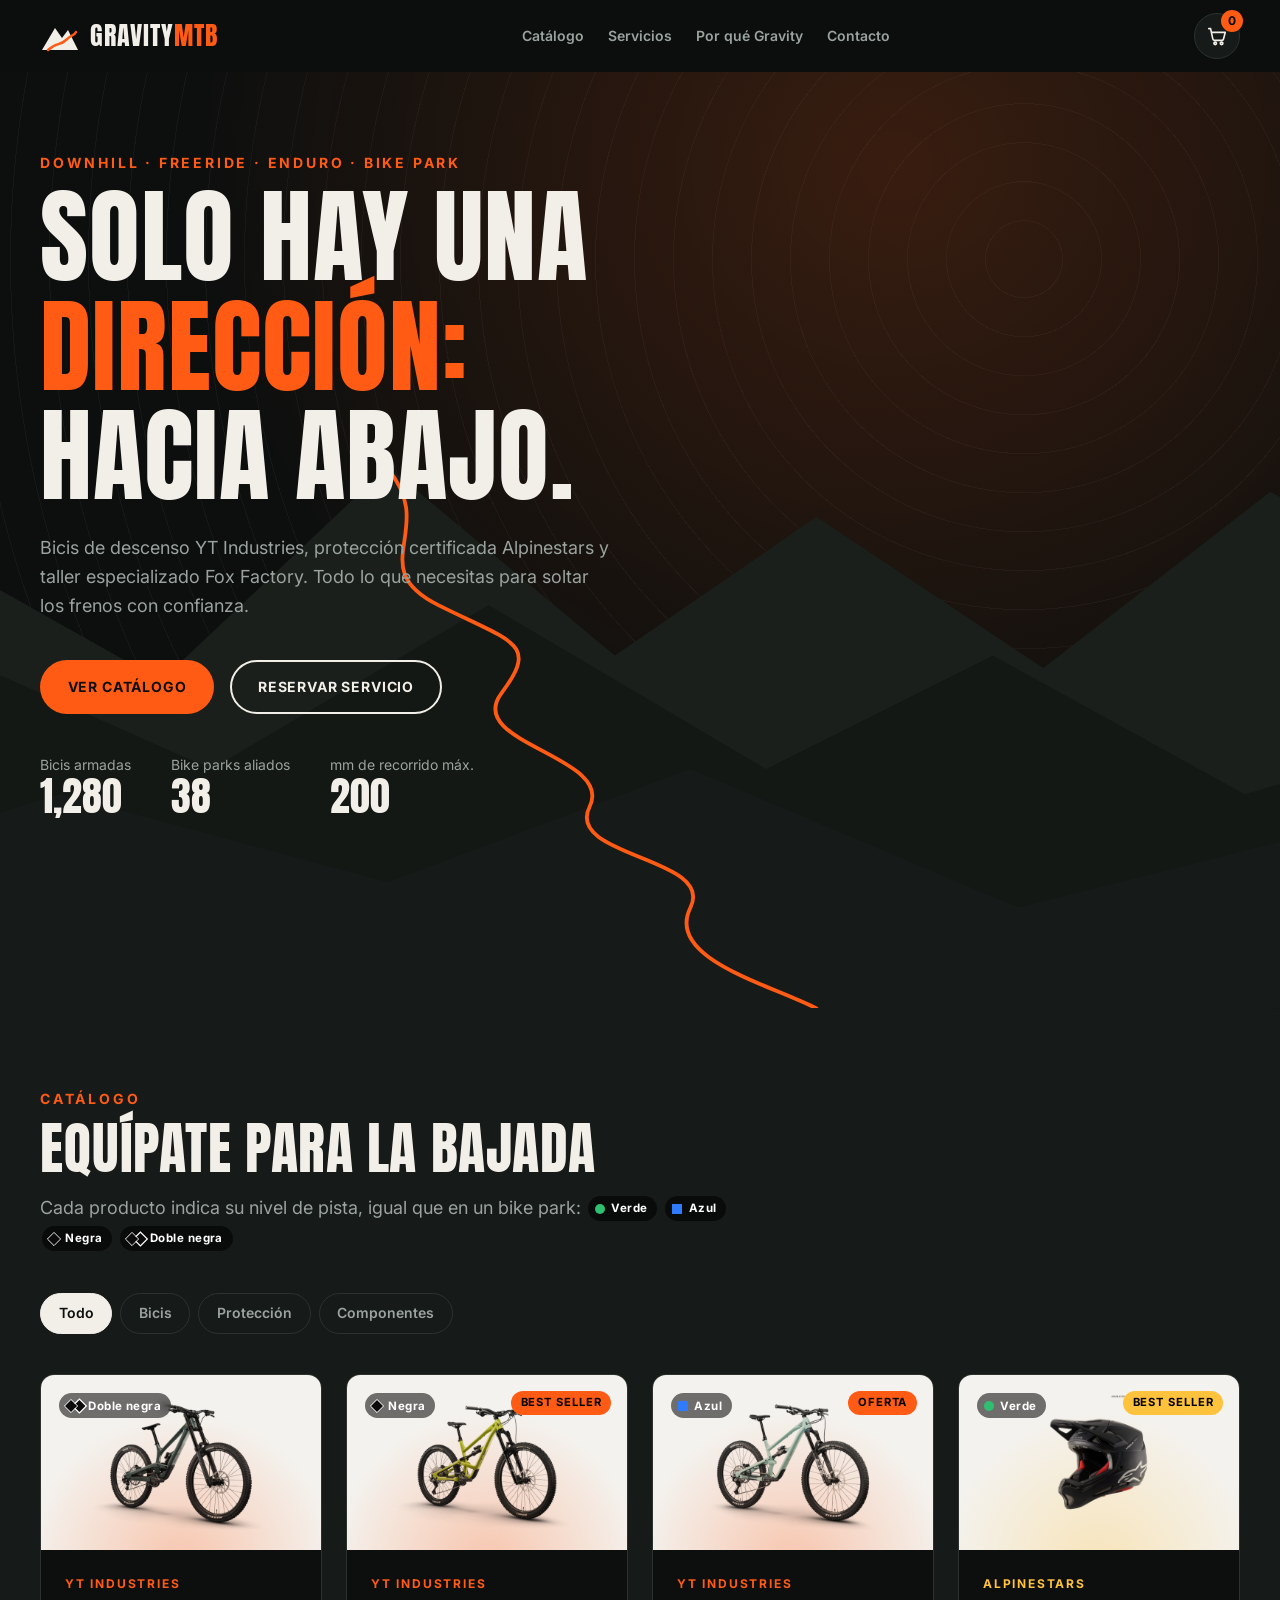
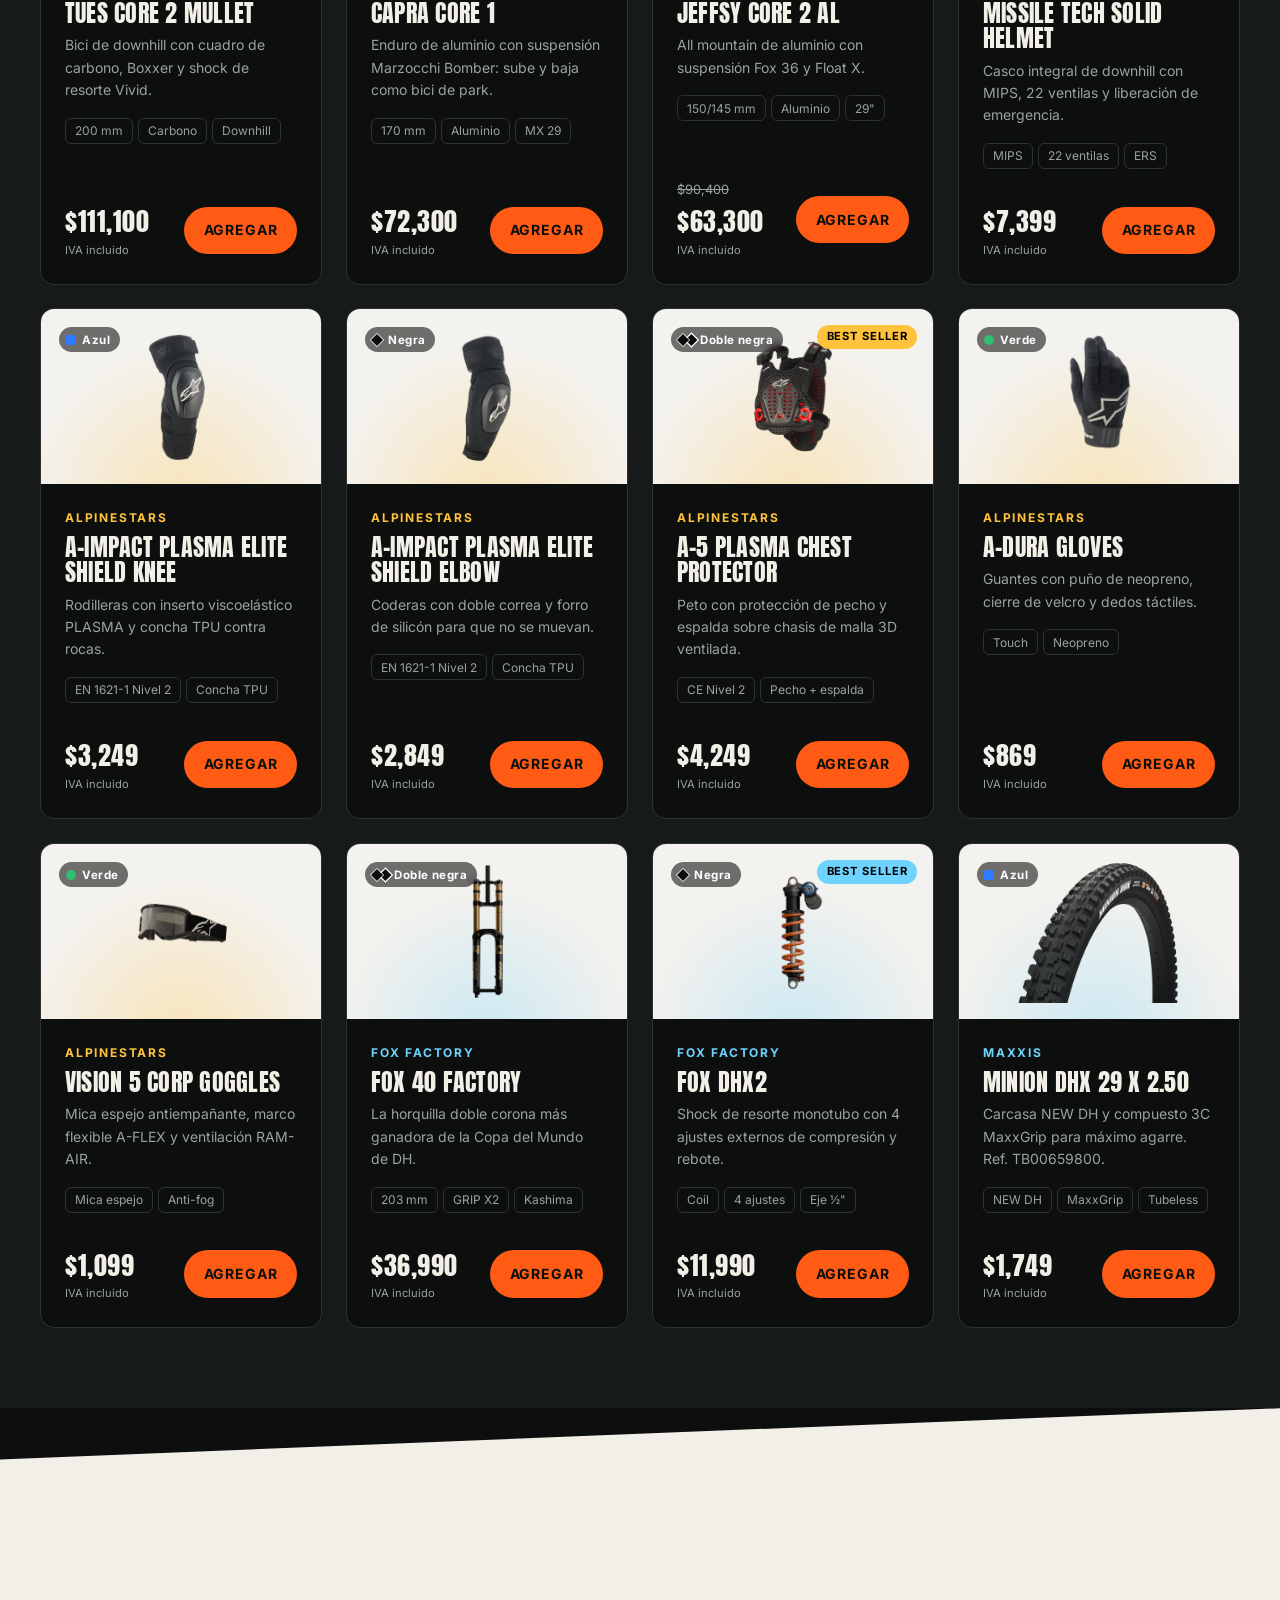
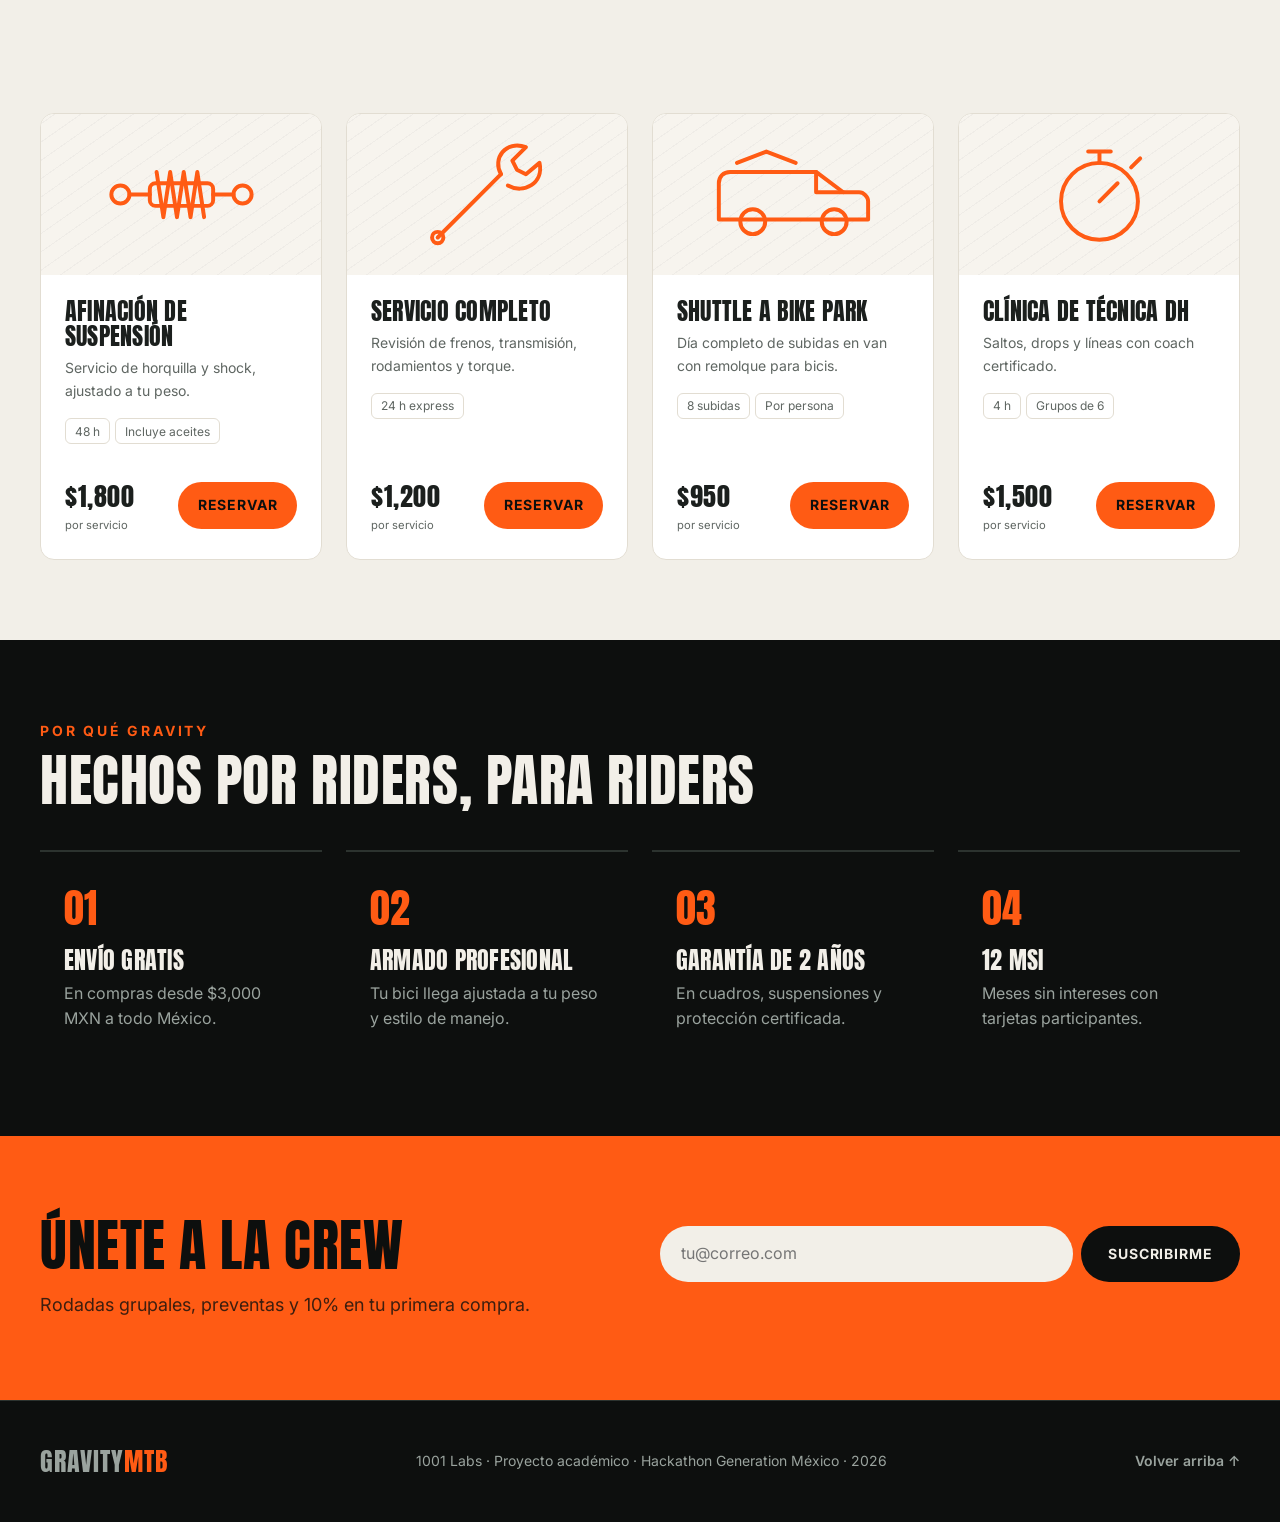
<file: index.html>
<!DOCTYPE html>
<html lang="es">
<head>
  <meta charset="UTF-8">
  <meta name="viewport" content="width=device-width, initial-scale=1.0">
  <meta name="description" content="Gravity MTB: tienda especializada en bicicletas, protección y servicios de downhill.">
  <meta name="theme-color" content="#0d0f0e">
  <title>Gravity MTB | Tienda de Downhill</title>

  <!-- Ícono de la pestaña (montaña con línea de bajada) -->
  <link rel="icon" href="img/favicon.svg" type="image/svg+xml">

  <!-- Tipografías: Anton para títulos (condensada, agresiva) e Inter para texto -->
  <link rel="preconnect" href="https://fonts.googleapis.com">
  <link rel="preconnect" href="https://fonts.gstatic.com" crossorigin>
  <link href="https://fonts.googleapis.com/css2?family=Anton&family=Inter:wght@400;500;600;700&display=swap" rel="stylesheet">

  <!-- Hoja de estilos principal -->
  <link rel="stylesheet" href="css/styles.css">
</head>
<body>

  <!-- Enlace para saltar la navegación (accesibilidad con teclado) -->
  <a class="skip-link" href="#productos">Saltar al catálogo</a>

  <!-- ===================== ENCABEZADO / NAVEGACIÓN ===================== -->
  <header class="header" id="inicio-header">
    <div class="container header__inner">
      <!-- Logotipo -->
      <a class="logo" href="#inicio" aria-label="Gravity MTB, ir al inicio">
        <svg class="logo__mark" viewBox="0 0 40 32" aria-hidden="true">
          <path d="M2 30 L15 8 L22 18 L28 10 L38 30 Z" />
          <path class="logo__trail" d="M8 30 C16 22 20 26 26 20 S34 16 36 12" />
        </svg>
        <span class="logo__text">Gravity<span class="text-accent">MTB</span></span>
      </a>

      <!-- Navegación principal -->
      <nav class="nav" id="main-nav" aria-label="Navegación principal">
        <ul class="nav__list">
          <li><a class="nav__link" href="#productos">Catálogo</a></li>
          <li><a class="nav__link" href="#servicios">Servicios</a></li>
          <li><a class="nav__link" href="#por-que">Por qué Gravity</a></li>
          <li><a class="nav__link" href="#contacto">Contacto</a></li>
        </ul>
      </nav>

      <div class="header__actions">
        <!-- Botón del carrito con contador de piezas -->
        <button class="cart-btn" id="cart-btn" type="button" aria-controls="cart-drawer" aria-expanded="false">
          <svg viewBox="0 0 24 24" aria-hidden="true">
            <path d="M3 4h2l2.4 11.2a2 2 0 0 0 2 1.6h7.7a2 2 0 0 0 2-1.5L21 8H6.2" />
            <circle cx="10" cy="20" r="1.4" />
            <circle cx="17" cy="20" r="1.4" />
          </svg>
          <span class="visually-hidden">Abrir carrito,</span>
          <span class="cart-btn__count" id="cart-count" aria-live="polite">0</span>
          <span class="visually-hidden">artículos</span>
        </button>

        <!-- Botón de menú (solo visible en móvil) -->
        <button class="menu-btn" id="menu-btn" type="button" aria-controls="main-nav" aria-expanded="false">
          <span class="visually-hidden">Abrir menú</span>
          <span class="menu-btn__bar"></span>
          <span class="menu-btn__bar"></span>
          <span class="menu-btn__bar"></span>
        </button>
      </div>
    </div>
  </header>

  <!-- ===================== ALTÍMETRO (progreso de scroll) ===================== -->
  <!-- Mientras el usuario baja por la página, "desciende" la montaña -->
  <aside class="altimeter" aria-hidden="true">
    <span class="altimeter__label">ALT</span>
    <span class="altimeter__value" id="altimeter-value">2,450 m</span>
    <div class="altimeter__track">
      <span class="altimeter__rider" id="altimeter-rider"></span>
    </div>
    <span class="altimeter__label">META</span>
  </aside>

  <main id="inicio">

    <!-- ===================== HERO ===================== -->
    <section class="hero" aria-labelledby="hero-title">
      <!-- Montañas decorativas en capas (efecto parallax con JS) -->
      <svg class="hero__mountains" viewBox="0 0 1440 520" preserveAspectRatio="xMidYMax slice" aria-hidden="true">
        <polygon class="mountain mountain--back" data-depth="0.15" points="0,520 0,300 180,170 340,260 520,90 700,240 860,130 1040,250 1220,110 1440,230 1440,520" />
        <polygon class="mountain mountain--mid" data-depth="0.3" points="0,520 0,360 200,250 380,330 600,200 820,330 1000,240 1200,350 1440,280 1440,520" />
        <polygon class="mountain mountain--front" data-depth="0.5" points="0,520 0,430 260,350 520,420 760,330 1020,440 1260,380 1440,430 1440,520" />
        <!-- La "línea" que dibuja un rider bajando la montaña -->
        <path class="hero__trail" d="M520 92 C560 140 500 170 560 200 S640 230 610 270 S700 320 680 360 S780 400 760 440 S820 500 860 520" />
      </svg>

      <div class="container hero__content">
        <p class="eyebrow reveal">Downhill · Freeride · Enduro · Bike Park</p>
        <h1 class="hero__title reveal" id="hero-title">
          Solo hay una <span class="text-accent">dirección:</span><br>
          hacia abajo.
        </h1>
        <p class="hero__lead reveal">
          Bicis de descenso YT Industries, protección certificada Alpinestars y taller especializado Fox Factory.
          Todo lo que necesitas para soltar los frenos con confianza.
        </p>
        <div class="hero__ctas reveal">
          <a class="btn btn--primary" href="#productos">Ver catálogo</a>
          <a class="btn btn--ghost" href="#servicios">Reservar servicio</a>
        </div>

        <!-- Cifras destacadas -->
        <dl class="hero__stats reveal">
          <div class="stat">
            <dt class="stat__label">Bicis armadas</dt>
            <dd class="stat__value" data-count="1280">0</dd>
          </div>
          <div class="stat">
            <dt class="stat__label">Bike parks aliados</dt>
            <dd class="stat__value" data-count="38">0</dd>
          </div>
          <div class="stat">
            <dt class="stat__label">mm de recorrido máx.</dt>
            <dd class="stat__value" data-count="200">0</dd>
          </div>
        </dl>
      </div>
    </section>

    <!-- ===================== CATÁLOGO DE PRODUCTOS ===================== -->
    <section class="section section--slope" id="productos" aria-labelledby="productos-title">
      <div class="container">
        <header class="section__header reveal">
          <p class="eyebrow">Catálogo</p>
          <h2 class="section__title" id="productos-title">Equípate para la bajada</h2>
          <p class="section__lead">
            Cada producto indica su nivel de pista, igual que en un bike park:
            <span class="level level--green">Verde</span>
            <span class="level level--blue">Azul</span>
            <span class="level level--black">Negra</span>
            <span class="level level--double">Doble negra</span>
          </p>
        </header>

        <!-- Filtros por categoría (los genera y controla JS) -->
        <div class="filters reveal" role="toolbar" aria-label="Filtrar productos por categoría">
          <button class="chip is-active" type="button" data-filter="all" aria-pressed="true">Todo</button>
          <button class="chip" type="button" data-filter="bicis" aria-pressed="false">Bicis</button>
          <button class="chip" type="button" data-filter="proteccion" aria-pressed="false">Protección</button>
          <button class="chip" type="button" data-filter="componentes" aria-pressed="false">Componentes</button>
        </div>

        <!-- Rejilla de productos: se llena dinámicamente desde js/products.js -->
        <div class="grid grid--products" id="product-grid" aria-live="polite"></div>

        <!-- Mensaje si el catálogo no se pudo cargar -->
        <noscript>
          <p class="notice">Activa JavaScript para ver el catálogo y usar el carrito.</p>
        </noscript>
      </div>
    </section>

    <!-- ===================== SERVICIOS ===================== -->
    <section class="section section--light" id="servicios" aria-labelledby="servicios-title">
      <div class="container">
        <header class="section__header reveal">
          <p class="eyebrow">Taller &amp; experiencias</p>
          <h2 class="section__title" id="servicios-title">Servicios para riders</h2>
          <p class="section__lead">
            Reserva desde aquí: los servicios se agregan a tu carrito igual que un producto.
          </p>
        </header>

        <!-- Rejilla de servicios: se llena dinámicamente -->
        <div class="grid grid--services" id="service-grid"></div>
      </div>
    </section>

    <!-- ===================== POR QUÉ GRAVITY ===================== -->
    <section class="section" id="por-que" aria-labelledby="por-que-title">
      <div class="container">
        <header class="section__header reveal">
          <p class="eyebrow">Por qué Gravity</p>
          <h2 class="section__title" id="por-que-title">Hechos por riders, para riders</h2>
        </header>

        <ul class="features">
          <li class="feature reveal">
            <span class="feature__num">01</span>
            <h3 class="feature__title">Envío gratis</h3>
            <p class="feature__text">En compras desde $3,000 MXN a todo México.</p>
          </li>
          <li class="feature reveal">
            <span class="feature__num">02</span>
            <h3 class="feature__title">Armado profesional</h3>
            <p class="feature__text">Tu bici llega ajustada a tu peso y estilo de manejo.</p>
          </li>
          <li class="feature reveal">
            <span class="feature__num">03</span>
            <h3 class="feature__title">Garantía de 2 años</h3>
            <p class="feature__text">En cuadros, suspensiones y protección certificada.</p>
          </li>
          <li class="feature reveal">
            <span class="feature__num">04</span>
            <h3 class="feature__title">12 MSI</h3>
            <p class="feature__text">Meses sin intereses con tarjetas participantes.</p>
          </li>
        </ul>
      </div>
    </section>

    <!-- ===================== CONTACTO / NEWSLETTER ===================== -->
    <section class="section section--accent" id="contacto" aria-labelledby="contacto-title">
      <div class="container newsletter reveal">
        <div>
          <h2 class="section__title" id="contacto-title">Únete a la crew</h2>
          <p class="section__lead">Rodadas grupales, preventas y 10% en tu primera compra.</p>
        </div>

        <!-- Formulario validado con JS (no se envía a ningún servidor) -->
        <form class="newsletter__form" id="newsletter-form" novalidate>
          <label class="visually-hidden" for="newsletter-email">Correo electrónico</label>
          <input class="input" id="newsletter-email" name="email" type="email"
                 placeholder="tu@correo.com" autocomplete="email" required
                 aria-describedby="newsletter-error">
          <button class="btn btn--dark" type="submit">Suscribirme</button>
          <p class="form-error" id="newsletter-error" role="alert"></p>
        </form>
      </div>
    </section>
  </main>

  <!-- ===================== PIE DE PÁGINA ===================== -->
  <footer class="footer">
    <div class="container footer__inner">
      <p class="logo__text">Gravity<span class="text-accent">MTB</span></p>
      <p>1001 Labs · Proyecto académico · Hackathon Generation México · <span id="year"></span></p>
      <a class="nav__link" href="#inicio">Volver arriba ↑</a>
    </div>
  </footer>

  <!-- ===================== CARRITO (panel lateral) ===================== -->
  <div class="overlay" id="overlay" hidden></div>

  <aside class="cart" id="cart-drawer" aria-labelledby="cart-title" aria-hidden="true" tabindex="-1">
    <header class="cart__header">
      <h2 class="cart__title" id="cart-title">Tu carrito</h2>
      <button class="icon-btn" id="cart-close" type="button" aria-label="Cerrar carrito">✕</button>
    </header>

    <!-- Barra de progreso hacia envío gratis -->
    <div class="shipping-meter">
      <p class="shipping-meter__text" id="shipping-text"></p>
      <div class="shipping-meter__bar"><span id="shipping-bar"></span></div>
    </div>

    <!-- Lista de artículos agregados -->
    <ul class="cart__list" id="cart-list"></ul>

    <!-- Estado vacío -->
    <div class="cart__empty" id="cart-empty">
      <p>Tu carrito está vacío.</p>
      <a class="btn btn--ghost" href="#productos" data-close-cart>Explorar catálogo</a>
    </div>

    <!-- Totales y acciones -->
    <footer class="cart__footer" id="cart-footer">
      <dl class="cart__totals">
        <div><dt>Subtotal</dt><dd id="cart-subtotal">$0</dd></div>
        <div><dt>Envío</dt><dd id="cart-shipping">$0</dd></div>
        <div class="cart__total"><dt>Total</dt><dd id="cart-total">$0</dd></div>
      </dl>
      <button class="btn btn--primary btn--block" id="checkout-btn" type="button">Finalizar compra</button>
      <button class="btn btn--link" id="clear-btn" type="button">Vaciar carrito</button>
    </footer>
  </aside>

  <!-- Contenedor de notificaciones (toasts) -->
  <div class="toasts" id="toasts" aria-live="polite" aria-atomic="false"></div>

  <!-- ===================== SCRIPTS ===================== -->
  <!-- El orden importa: datos → ilustraciones → lógica del carrito → interfaz -->
  <script src="js/products.js" defer></script>
  <script src="js/art.js" defer></script>
  <script src="js/cart.js" defer></script>
  <script src="js/app.js" defer></script>
</body>
</html>
</file>
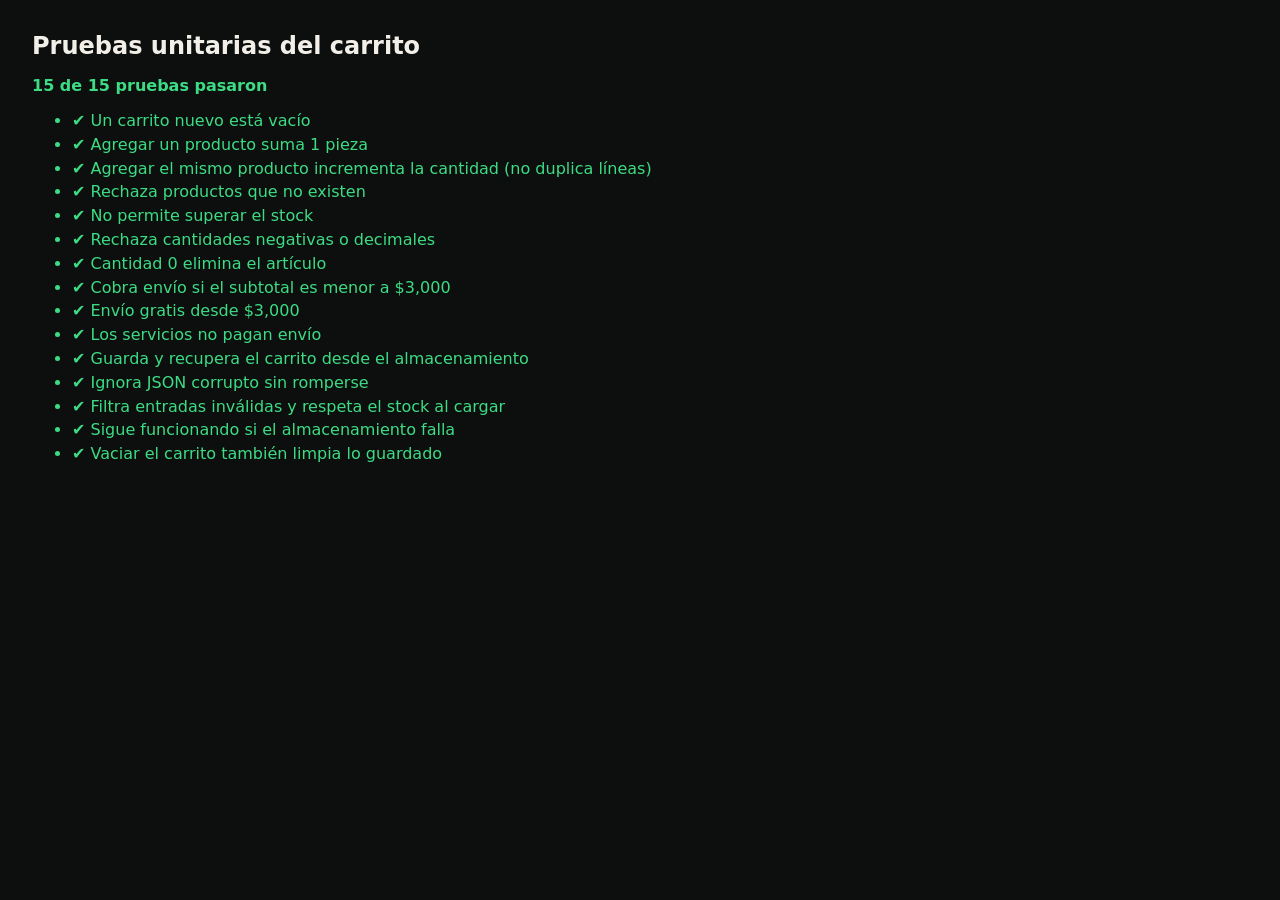
<file: tests/index.html>
<!DOCTYPE html>
<html lang="es">
<head>
  <meta charset="UTF-8">
  <meta name="viewport" content="width=device-width, initial-scale=1.0">
  <title>Gravity MTB | Pruebas del carrito</title>

  <!-- Ícono de la pestaña (montaña con línea de bajada) -->
  <link rel="icon" href="../img/favicon.svg" type="image/svg+xml">
  <style>
    /* Estilos mínimos para leer los resultados */
    body { margin: 2rem; font-family: system-ui, sans-serif; background: #0d0f0e; color: #f2efe8; }
    h1 { font-size: 1.5rem; }
    .summary { font-weight: 700; margin-bottom: 1rem; }
    .pass { color: #3ddc84; }
    .fail { color: #ff4d4f; }
    li { margin: 0.3rem 0; }
    code { color: #9aa39e; }
  </style>
</head>
<body>
  <h1>Pruebas unitarias del carrito</h1>
  <p class="summary" id="summary">Ejecutando…</p>
  <ul id="results"></ul>

  <!-- Se prueba el mismo código que usa la tienda -->
  <script src="../js/products.js"></script>
  <script src="../js/cart.js"></script>
  <script src="cart.test.js"></script>
</body>
</html>
</file>
<file: css/styles.css>
/* =====================================================================
   GRAVITY MTB — Hoja de estilos principal
   ---------------------------------------------------------------------
   Índice
   1.  Variables de diseño (tokens)
   2.  Reset y estilos base
   3.  Utilidades reutilizables
   4.  Botones, chips e inputs
   5.  Encabezado y navegación
   6.  Altímetro (progreso de scroll)
   7.  Hero
   8.  Secciones genéricas
   9.  Tarjetas de producto y servicio
   10. Niveles de pista (badges)
   11. Características y newsletter
   12. Pie de página
   13. Carrito lateral
   14. Notificaciones (toasts) y animaciones
   15. Responsive
   16. Movimiento reducido
   ===================================================================== */


/* =====================================================================
   1. VARIABLES DE DISEÑO
   ===================================================================== */
:root {
  /* Paleta: tierra oscura + naranja de alta visibilidad */
  --clr-bg: #0d0f0e;
  --clr-surface: #161a18;
  --clr-surface-2: #1f2421;
  --clr-line: #2c332f;
  --clr-text: #f2efe8;
  --clr-muted: #9aa39e;
  --clr-accent: #ff5b14;
  --clr-accent-dark: #d94300;
  --clr-light: #f2efe8;
  --clr-light-text: #1b1f1d;
  --clr-success: #3ddc84;
  --clr-error: #ff4d4f;

  /* Colores de niveles de pista (estándar de bike park) */
  --clr-green: #2fbf71;
  --clr-blue: #2f7bff;
  --clr-black: #0b0b0b;

  /* Tipografía */
  --ff-display: "Anton", "Impact", "Arial Narrow", sans-serif;
  --ff-body: "Inter", system-ui, -apple-system, "Segoe UI", sans-serif;
  --fs-sm: 0.875rem;
  --fs-base: 1rem;
  --fs-lg: 1.125rem;
  --fs-h3: 1.5rem;
  --fs-h2: clamp(2.25rem, 5vw, 3.5rem);
  --fs-h1: clamp(3rem, 9vw, 6.5rem);

  /* Espaciado y forma */
  --space-xs: 0.5rem;
  --space-sm: 1rem;
  --space-md: 1.5rem;
  --space-lg: 2.5rem;
  --space-xl: 5rem;
  --radius: 14px;
  --radius-pill: 999px;
  --container: 1200px;
  --header-h: 72px;

  /* Movimiento */
  --ease-out: cubic-bezier(0.22, 1, 0.36, 1);
  --dur-fast: 0.2s;
  --dur: 0.4s;

  /* Inclinación de las secciones (pendiente "downhill") */
  --slope: 4vw;
}


/* =====================================================================
   2. RESET Y ESTILOS BASE
   ===================================================================== */
*,
*::before,
*::after {
  box-sizing: border-box;
}

html {
  scroll-behavior: smooth;
  scroll-padding-top: var(--header-h);
}

body {
  margin: 0;
  font-family: var(--ff-body);
  font-size: var(--fs-base);
  line-height: 1.6;
  color: var(--clr-text);
  background-color: var(--clr-bg);
  -webkit-font-smoothing: antialiased;
  overflow-x: hidden;
}

/* Bloquea el scroll del fondo cuando el carrito está abierto */
body.is-locked {
  overflow: hidden;
}

h1,
h2,
h3 {
  margin: 0;
  font-family: var(--ff-display);
  font-weight: 400;
  line-height: 1.05;
  letter-spacing: 0.01em;
  text-transform: uppercase;
}

p {
  margin: 0;
}

a {
  color: inherit;
}

img,
svg {
  display: block;
  max-width: 100%;
}

ul {
  margin: 0;
  padding: 0;
  list-style: none;
}

button {
  font: inherit;
  cursor: pointer;
}

:focus-visible {
  outline: 3px solid var(--clr-accent);
  outline-offset: 3px;
}


/* =====================================================================
   3. UTILIDADES REUTILIZABLES
   ===================================================================== */
.container {
  width: min(100% - 2rem, var(--container));
  margin-inline: auto;
}

.text-accent {
  color: var(--clr-accent);
}

/* Oculta visualmente, pero mantiene el texto para lectores de pantalla */
.visually-hidden {
  position: absolute;
  width: 1px;
  height: 1px;
  overflow: hidden;
  clip: rect(0 0 0 0);
  white-space: nowrap;
}

.skip-link {
  position: absolute;
  top: -100px;
  left: var(--space-sm);
  z-index: 100;
  padding: var(--space-xs) var(--space-sm);
  background: var(--clr-accent);
  color: #000;
  font-weight: 700;
}

.skip-link:focus {
  top: var(--space-sm);
}

.eyebrow {
  margin-bottom: var(--space-xs);
  font-size: var(--fs-sm);
  font-weight: 700;
  letter-spacing: 0.2em;
  text-transform: uppercase;
  color: var(--clr-accent);
}

.notice {
  padding: var(--space-md);
  border: 1px dashed var(--clr-line);
  border-radius: var(--radius);
  text-align: center;
  color: var(--clr-muted);
}

/* Animación de aparición al hacer scroll (la activa JS con .is-visible) */
.reveal {
  opacity: 0;
  transform: translateY(32px);
  transition: opacity 0.7s var(--ease-out), transform 0.7s var(--ease-out);
}

.reveal.is-visible {
  opacity: 1;
  transform: none;
}


/* =====================================================================
   4. BOTONES, CHIPS E INPUTS
   ===================================================================== */
.btn {
  display: inline-flex;
  align-items: center;
  justify-content: center;
  gap: var(--space-xs);
  padding: 0.85rem 1.6rem;
  border: 2px solid transparent;
  border-radius: var(--radius-pill);
  font-weight: 700;
  text-decoration: none;
  text-transform: uppercase;
  letter-spacing: 0.06em;
  font-size: var(--fs-sm);
  transition: transform var(--dur-fast) var(--ease-out),
              background-color var(--dur-fast),
              color var(--dur-fast),
              border-color var(--dur-fast);
}

.btn:hover {
  transform: translateY(-2px);
}

.btn:active {
  transform: translateY(0) scale(0.97);
}

.btn--primary {
  background: var(--clr-accent);
  color: #0d0f0e;
}

.btn--primary:hover {
  background: var(--clr-accent-dark);
  color: var(--clr-text);
}

.btn--ghost {
  border-color: currentColor;
  color: var(--clr-text);
  background: transparent;
}

.btn--ghost:hover {
  border-color: var(--clr-accent);
  color: var(--clr-accent);
}

.btn--dark {
  background: var(--clr-bg);
  color: var(--clr-text);
}

.btn--dark:hover {
  background: #000;
}

.btn--link {
  padding: var(--space-xs);
  border: 0;
  background: none;
  color: var(--clr-muted);
  text-decoration: underline;
  text-transform: none;
  letter-spacing: 0;
}

.btn--link:hover {
  color: var(--clr-error);
  transform: none;
}

.btn--block {
  width: 100%;
}

.btn:disabled {
  opacity: 0.45;
  cursor: not-allowed;
  transform: none;
}

/* Botón cuadrado solo con ícono */
.icon-btn {
  display: grid;
  place-items: center;
  width: 2.25rem;
  height: 2.25rem;
  border: 1px solid var(--clr-line);
  border-radius: 10px;
  background: var(--clr-surface-2);
  color: var(--clr-text);
  transition: border-color var(--dur-fast), color var(--dur-fast);
}

.icon-btn:hover {
  border-color: var(--clr-accent);
  color: var(--clr-accent);
}

/* Chips de filtro */
.chip {
  padding: 0.5rem 1.1rem;
  border: 1px solid var(--clr-line);
  border-radius: var(--radius-pill);
  background: var(--clr-surface);
  color: var(--clr-muted);
  font-weight: 600;
  font-size: var(--fs-sm);
  transition: all var(--dur-fast);
}

.chip:hover {
  color: var(--clr-text);
  border-color: var(--clr-muted);
}

.chip.is-active {
  background: var(--clr-text);
  border-color: var(--clr-text);
  color: var(--clr-bg);
}

.input {
  flex: 1;
  min-width: 0;
  padding: 0.85rem 1.2rem;
  border: 2px solid transparent;
  border-radius: var(--radius-pill);
  background: var(--clr-light);
  color: var(--clr-light-text);
  font: inherit;
}

.input:focus {
  outline: none;
  border-color: var(--clr-bg);
}

.input.is-invalid {
  border-color: var(--clr-error);
  animation: shake 0.4s;
}

.form-error {
  flex-basis: 100%;
  min-height: 1.4em;
  padding-left: 1.2rem;
  font-size: var(--fs-sm);
  font-weight: 600;
  color: var(--clr-bg);
}


/* =====================================================================
   5. ENCABEZADO Y NAVEGACIÓN
   ===================================================================== */
.header {
  position: sticky;
  top: 0;
  z-index: 50;
  height: var(--header-h);
  background: rgb(13 15 14 / 0.75);
  backdrop-filter: blur(12px);
  border-bottom: 1px solid transparent;
  transition: border-color var(--dur), background-color var(--dur);
}

/* JS agrega .is-scrolled al bajar */
.header.is-scrolled {
  border-color: var(--clr-line);
  background: rgb(13 15 14 / 0.92);
}

.header__inner {
  display: flex;
  align-items: center;
  justify-content: space-between;
  gap: var(--space-md);
  height: 100%;
}

.header__actions {
  display: flex;
  align-items: center;
  gap: var(--space-xs);
}

.logo {
  display: flex;
  align-items: center;
  gap: 0.6rem;
  text-decoration: none;
}

.logo__mark {
  width: 40px;
  height: 32px;
}

.logo__mark path {
  fill: var(--clr-text);
}

.logo__mark .logo__trail {
  fill: none;
  stroke: var(--clr-accent);
  stroke-width: 2.5;
  stroke-linecap: round;
}

.logo__text {
  font-family: var(--ff-display);
  font-size: 1.6rem;
  letter-spacing: 0.04em;
  text-transform: uppercase;
}

.nav__list {
  display: flex;
  gap: var(--space-md);
}

.nav__link {
  position: relative;
  padding-block: 0.25rem;
  font-weight: 600;
  font-size: var(--fs-sm);
  text-decoration: none;
  color: var(--clr-muted);
  transition: color var(--dur-fast);
}

/* Subrayado animado */
.nav__link::after {
  content: "";
  position: absolute;
  left: 0;
  bottom: -2px;
  width: 100%;
  height: 2px;
  background: var(--clr-accent);
  transform: scaleX(0);
  transform-origin: right;
  transition: transform var(--dur) var(--ease-out);
}

.nav__link:hover,
.nav__link.is-current {
  color: var(--clr-text);
}

.nav__link:hover::after,
.nav__link.is-current::after {
  transform: scaleX(1);
  transform-origin: left;
}

/* Botón del carrito */
.cart-btn {
  position: relative;
  display: grid;
  place-items: center;
  width: 46px;
  height: 46px;
  border: 1px solid var(--clr-line);
  border-radius: 50%;
  background: var(--clr-surface);
  color: var(--clr-text);
  transition: border-color var(--dur-fast);
}

.cart-btn:hover {
  border-color: var(--clr-accent);
}

.cart-btn svg {
  width: 22px;
  height: 22px;
  fill: none;
  stroke: currentColor;
  stroke-width: 1.8;
  stroke-linecap: round;
  stroke-linejoin: round;
}

.cart-btn__count {
  position: absolute;
  top: -4px;
  right: -4px;
  min-width: 22px;
  height: 22px;
  padding-inline: 5px;
  border-radius: var(--radius-pill);
  background: var(--clr-accent);
  color: #000;
  font-size: 0.75rem;
  font-weight: 700;
  line-height: 22px;
  text-align: center;
}

/* "Rebote" del carrito cuando llega un producto */
.cart-btn.is-bumping {
  animation: bump 0.45s var(--ease-out);
}

/* Botón hamburguesa (oculto en escritorio) */
.menu-btn {
  display: none;
  flex-direction: column;
  justify-content: center;
  gap: 5px;
  width: 46px;
  height: 46px;
  padding: 0 12px;
  border: 1px solid var(--clr-line);
  border-radius: 50%;
  background: var(--clr-surface);
}

.menu-btn__bar {
  height: 2px;
  background: var(--clr-text);
  transition: transform var(--dur), opacity var(--dur);
}

.menu-btn[aria-expanded="true"] .menu-btn__bar:nth-child(2) {
  transform: translateY(7px) rotate(45deg);
}

.menu-btn[aria-expanded="true"] .menu-btn__bar:nth-child(3) {
  opacity: 0;
}

.menu-btn[aria-expanded="true"] .menu-btn__bar:nth-child(4) {
  transform: translateY(-7px) rotate(-45deg);
}


/* =====================================================================
   6. ALTÍMETRO
   La altitud baja conforme el usuario hace scroll (JS actualiza --progress)
   ===================================================================== */
.altimeter {
  --progress: 0;
  position: fixed;
  top: 50%;
  right: 1.25rem;
  z-index: 40;
  display: flex;
  flex-direction: column;
  align-items: center;
  gap: var(--space-xs);
  transform: translateY(-50%);
  font-size: 0.7rem;
  font-weight: 700;
  letter-spacing: 0.15em;
  color: var(--clr-muted);
  pointer-events: none;
}

.altimeter__value {
  font-family: var(--ff-display);
  font-size: 0.95rem;
  letter-spacing: 0.04em;
  color: var(--clr-text);
  writing-mode: vertical-rl;
  transform: rotate(180deg);
}

.altimeter__track {
  position: relative;
  width: 2px;
  height: 180px;
  background: repeating-linear-gradient(to bottom, var(--clr-line) 0 6px, transparent 6px 12px);
}

/* Parte ya "descendida" del recorrido */
.altimeter__track::before {
  content: "";
  position: absolute;
  inset: 0 0 auto;
  height: calc(var(--progress) * 100%);
  background: var(--clr-accent);
}

.altimeter__rider {
  position: absolute;
  left: 50%;
  top: calc(var(--progress) * 100%);
  width: 14px;
  height: 14px;
  border: 3px solid var(--clr-bg);
  border-radius: 50%;
  background: var(--clr-accent);
  box-shadow: 0 0 0 4px rgb(255 91 20 / 0.25);
  transform: translate(-50%, -50%);
}


/* =====================================================================
   7. HERO
   ===================================================================== */
.hero {
  position: relative;
  display: flex;
  align-items: center;
  min-height: calc(100svh - var(--header-h));
  padding-block: var(--space-xl) 12rem;
  overflow: hidden;
  /* Curvas de nivel topográficas como textura de fondo */
  background:
    radial-gradient(ellipse at 70% 10%, rgb(255 91 20 / 0.18), transparent 55%),
    repeating-radial-gradient(circle at 80% 20%, transparent 0 38px, rgb(255 255 255 / 0.035) 38px 39px),
    var(--clr-bg);
}

.hero__content {
  position: relative;
  z-index: 2;
}

.hero__title {
  max-width: 14ch;
  font-size: var(--fs-h1);
  margin-bottom: var(--space-md);
}

.hero__lead {
  max-width: 52ch;
  margin-bottom: var(--space-lg);
  font-size: var(--fs-lg);
  color: var(--clr-muted);
}

.hero__ctas {
  display: flex;
  flex-wrap: wrap;
  gap: var(--space-sm);
  margin-bottom: var(--space-lg);
}

.hero__stats {
  display: flex;
  flex-wrap: wrap;
  gap: var(--space-lg);
  margin: 0;
}

.stat__label {
  font-size: var(--fs-sm);
  color: var(--clr-muted);
}

.stat__value {
  margin: 0;
  font-family: var(--ff-display);
  font-size: 2.5rem;
  line-height: 1;
}

/* Las capas de montaña ocupan la parte baja del hero */
.hero__mountains {
  position: absolute;
  inset: auto 0 0;
  width: 100%;
  height: 70%;
  z-index: 1;
}

.mountain {
  transition: transform 0.1s linear;
}

.mountain--back {
  fill: #1a1f1c;
}

.mountain--mid {
  fill: #141815;
}

.mountain--front {
  fill: var(--clr-surface);
}

/* Línea de bajada que se "dibuja" al cargar */
.hero__trail {
  fill: none;
  stroke: var(--clr-accent);
  stroke-width: 3;
  stroke-dasharray: 1200;
  stroke-dashoffset: 1200;
  stroke-linecap: round;
  animation: draw-trail 3s 0.6s var(--ease-out) forwards;
}

/* Escalonado de entrada para los elementos del hero */
.hero .reveal:nth-child(2) { transition-delay: 0.1s; }
.hero .reveal:nth-child(3) { transition-delay: 0.2s; }
.hero .reveal:nth-child(4) { transition-delay: 0.3s; }
.hero .reveal:nth-child(5) { transition-delay: 0.4s; }


/* =====================================================================
   8. SECCIONES GENÉRICAS
   ===================================================================== */
.section {
  position: relative;
  padding-block: var(--space-xl);
}

/* Borde superior inclinado: cada sección "baja" como una pendiente */
.section--slope {
  margin-top: calc(var(--slope) * -1);
  padding-top: calc(var(--space-xl) + var(--slope));
  background: var(--clr-surface);
  clip-path: polygon(0 0, 100% var(--slope), 100% 100%, 0 100%);
}

.section--light {
  background: var(--clr-light);
  color: var(--clr-light-text);
  clip-path: polygon(0 var(--slope), 100% 0, 100% 100%, 0 100%);
  padding-top: calc(var(--space-xl) + var(--slope));
}

.section--light .section__lead {
  color: #545b57;
}

.section--accent {
  background: var(--clr-accent);
  color: var(--clr-bg);
}

.section--accent .section__lead {
  color: rgb(13 15 14 / 0.8);
}

.section__header {
  max-width: 720px;
  margin-bottom: var(--space-lg);
}

.section__title {
  font-size: var(--fs-h2);
  margin-bottom: var(--space-sm);
}

.section__lead {
  color: var(--clr-muted);
  font-size: var(--fs-lg);
}

.filters {
  display: flex;
  flex-wrap: wrap;
  gap: var(--space-xs);
  margin-bottom: var(--space-lg);
}

.grid {
  display: grid;
  gap: var(--space-md);
}

.grid--products {
  grid-template-columns: repeat(auto-fill, minmax(260px, 1fr));
}

.grid--services {
  grid-template-columns: repeat(auto-fill, minmax(240px, 1fr));
}


/* =====================================================================
   9. TARJETAS DE PRODUCTO Y SERVICIO
   .card es la base compartida; los modificadores cambian solo lo necesario
   ===================================================================== */
.card {
  --tint: var(--clr-accent);
  position: relative;
  display: flex;
  flex-direction: column;
  border: 1px solid var(--clr-line);
  border-radius: var(--radius);
  background: var(--clr-bg);
  overflow: hidden;
  transition: transform var(--dur) var(--ease-out),
              border-color var(--dur),
              box-shadow var(--dur);
  animation: card-in 0.5s var(--ease-out) both;
  animation-delay: calc(var(--i, 0) * 60ms);
}

.card:hover {
  transform: translateY(-6px);
  border-color: var(--tint);
  box-shadow: 0 18px 40px -20px var(--tint);
}

/* Tonos por categoría */
.card[data-category="bicis"] { --tint: var(--clr-accent); }
.card[data-category="proteccion"] { --tint: #ffc23d; }
.card[data-category="componentes"] { --tint: #6fd3ff; }
.card[data-category="servicios"] { --tint: var(--clr-accent); }

.card__art {
  position: relative;
  display: grid;
  place-items: center;
  aspect-ratio: 16 / 10;
  padding: var(--space-md);
  background:
    radial-gradient(circle at 50% 120%, color-mix(in srgb, var(--tint) 35%, transparent), transparent 70%),
    repeating-linear-gradient(-35deg, transparent 0 14px, rgb(255 255 255 / 0.025) 14px 15px),
    var(--clr-surface-2);
  color: var(--tint);
}

.card__art svg {
  width: 78%;
  height: 100%;
  fill: none;
  stroke: currentColor;
  stroke-width: 3.5;
  stroke-linecap: round;
  stroke-linejoin: round;
  transition: transform var(--dur) var(--ease-out);
}

.card:hover .card__art svg {
  transform: scale(1.06) rotate(-3deg);
}

/* Fotos de producto: panel claro tipo "estudio" con un brillo del color
   de la categoría; multiply funde los fondos blancos de las fotos */
.card__art.has-photo {
  background:
    radial-gradient(circle at 50% 110%, color-mix(in srgb, var(--tint) 30%, transparent), transparent 65%),
    #f4f2ee;
}

/* Absoluta para que fotos verticales no estiren el panel 16:10 */
.card__art img {
  position: absolute;
  inset: 0;
  width: 100%;
  height: 100%;
  padding: var(--space-sm);
  object-fit: contain;
  mix-blend-mode: multiply;
  transition: transform var(--dur) var(--ease-out);
}

.card:hover .card__art img {
  transform: scale(1.06);
}

.card__level {
  position: absolute;
  top: var(--space-sm);
  left: var(--space-sm);
}

.card__tag {
  position: absolute;
  top: var(--space-sm);
  right: var(--space-sm);
  padding: 0.2rem 0.6rem;
  border-radius: var(--radius-pill);
  background: var(--tint);
  color: #000;
  font-size: 0.7rem;
  font-weight: 700;
  text-transform: uppercase;
  letter-spacing: 0.08em;
}

.card__body {
  display: flex;
  flex: 1;
  flex-direction: column;
  gap: var(--space-xs);
  padding: var(--space-md);
}

/* Marca sobre el nombre del producto */
.card__brand {
  font-size: 0.75rem;
  font-weight: 700;
  letter-spacing: 0.15em;
  text-transform: uppercase;
  color: var(--tint);
}

.card__title {
  font-size: var(--fs-h3);
}

.card__text {
  font-size: var(--fs-sm);
  color: var(--clr-muted);
}

.card__specs {
  display: flex;
  flex-wrap: wrap;
  gap: 0.35rem;
  margin-block: var(--space-xs);
}

.card__specs li {
  padding: 0.15rem 0.55rem;
  border: 1px solid var(--clr-line);
  border-radius: 6px;
  font-size: 0.75rem;
  color: var(--clr-muted);
}

.card__footer {
  display: flex;
  align-items: center;
  justify-content: space-between;
  gap: var(--space-sm);
  margin-top: auto;
  padding-top: var(--space-sm);
}

.card__price {
  font-family: var(--ff-display);
  font-size: 1.6rem;
  letter-spacing: 0.02em;
}

/* Precio anterior tachado (productos en oferta) */
.card__old-price {
  display: block;
  font-family: var(--ff-body);
  font-size: 0.8rem;
  letter-spacing: 0;
  color: var(--clr-muted);
}

.card__price small {
  display: block;
  font-family: var(--ff-body);
  font-size: 0.7rem;
  letter-spacing: 0;
  color: var(--clr-muted);
}

/* Botón "Agregar": cambia a estado de confirmación tras el clic */
.add-btn {
  padding: 0.65rem 1.1rem;
}

.add-btn.is-added {
  background: var(--clr-success);
  color: #000;
}

/* Variante de servicio sobre fondo claro */
.card--service {
  background: #fff;
  border-color: #e2ddd2;
  color: var(--clr-light-text);
}

.card--service .card__art {
  aspect-ratio: 16 / 8;
  background:
    repeating-linear-gradient(-35deg, transparent 0 14px, rgb(0 0 0 / 0.03) 14px 15px),
    #f7f4ee;
}

.card--service .card__text,
.card--service .card__price small {
  color: #5f6662;
}

.card--service .card__specs li {
  border-color: #e2ddd2;
  color: #5f6662;
}


/* =====================================================================
   10. NIVELES DE PISTA
   Íconos de dificultad como en las señales de un bike park
   ===================================================================== */
.level {
  display: inline-flex;
  align-items: center;
  gap: 0.4rem;
  padding: 0.2rem 0.6rem 0.2rem 0.45rem;
  margin: 0.15rem 0.1rem;
  border-radius: var(--radius-pill);
  background: rgb(0 0 0 / 0.55);
  color: #fff;
  font-family: var(--ff-body);
  font-size: 0.72rem;
  font-weight: 700;
  letter-spacing: 0.04em;
  vertical-align: middle;
  backdrop-filter: blur(4px);
}

/* Forma base del ícono */
.level::before {
  content: "";
  width: 10px;
  height: 10px;
  background: var(--level-color, #fff);
}

.level--green { --level-color: var(--clr-green); }
.level--green::before { border-radius: 50%; }

.level--blue { --level-color: var(--clr-blue); }

.level--black { --level-color: var(--clr-black); }
.level--black::before {
  transform: rotate(45deg) scale(0.85);
  outline: 1.5px solid #fff;
}

/* Doble diamante: un rombo con su "sombra" desplazada */
.level--double { --level-color: var(--clr-black); }
.level--double::before {
  margin-right: 6px;
  transform: rotate(45deg) scale(0.85);
  outline: 1.5px solid #fff;
  box-shadow: 7px -7px 0 var(--clr-black), 7px -7px 0 1.5px #fff;
}


/* =====================================================================
   11. CARACTERÍSTICAS Y NEWSLETTER
   ===================================================================== */
.features {
  display: grid;
  grid-template-columns: repeat(auto-fit, minmax(220px, 1fr));
  gap: var(--space-md);
}

.feature {
  padding: var(--space-md);
  border-top: 2px solid var(--clr-line);
  transition: border-color var(--dur);
}

.feature:hover {
  border-color: var(--clr-accent);
}

.feature__num {
  font-family: var(--ff-display);
  font-size: 2.5rem;
  color: var(--clr-accent);
}

.feature__title {
  margin-block: var(--space-xs);
  font-size: var(--fs-h3);
}

.feature__text {
  color: var(--clr-muted);
}

.newsletter {
  display: grid;
  grid-template-columns: 1fr 1fr;
  align-items: center;
  gap: var(--space-lg);
}

.newsletter__form {
  display: flex;
  flex-wrap: wrap;
  gap: var(--space-xs);
}


/* =====================================================================
   12. PIE DE PÁGINA
   ===================================================================== */
.footer {
  padding-block: var(--space-lg);
  border-top: 1px solid var(--clr-line);
  font-size: var(--fs-sm);
  color: var(--clr-muted);
}

.footer__inner {
  display: flex;
  flex-wrap: wrap;
  align-items: center;
  justify-content: space-between;
  gap: var(--space-sm);
}


/* =====================================================================
   13. CARRITO LATERAL
   ===================================================================== */
.overlay {
  position: fixed;
  inset: 0;
  z-index: 60;
  background: rgb(0 0 0 / 0.6);
  backdrop-filter: blur(3px);
  animation: fade-in var(--dur) both;
}

.cart {
  position: fixed;
  top: 0;
  right: 0;
  z-index: 70;
  display: flex;
  flex-direction: column;
  width: min(420px, 100%);
  height: 100%;
  background: var(--clr-surface);
  border-left: 1px solid var(--clr-line);
  transform: translateX(100%);
  visibility: hidden;
  transition: transform var(--dur) var(--ease-out), visibility var(--dur);
}

.cart.is-open {
  transform: none;
  visibility: visible;
}

.cart__header {
  display: flex;
  align-items: center;
  justify-content: space-between;
  padding: var(--space-md);
  border-bottom: 1px solid var(--clr-line);
}

.cart__title {
  font-size: 1.8rem;
}

.shipping-meter {
  padding: var(--space-sm) var(--space-md);
  border-bottom: 1px solid var(--clr-line);
  font-size: var(--fs-sm);
}

.shipping-meter__text {
  margin-bottom: var(--space-xs);
  color: var(--clr-muted);
}

.shipping-meter__text strong {
  color: var(--clr-text);
}

.shipping-meter__bar {
  height: 6px;
  border-radius: var(--radius-pill);
  background: var(--clr-line);
  overflow: hidden;
}

.shipping-meter__bar span {
  display: block;
  width: 0;
  height: 100%;
  background: linear-gradient(90deg, var(--clr-accent), #ffc23d);
  transition: width 0.6s var(--ease-out);
}

.cart__list {
  flex: 1;
  overflow-y: auto;
  padding: var(--space-sm) var(--space-md);
}

.cart-item {
  display: grid;
  grid-template-columns: 64px 1fr auto;
  align-items: center;
  gap: var(--space-sm);
  padding-block: var(--space-sm);
  border-bottom: 1px solid var(--clr-line);
  animation: slide-in 0.35s var(--ease-out) both;
}

.cart-item.is-removing {
  animation: slide-out 0.3s ease-in forwards;
}

.cart-item__art {
  display: grid;
  place-items: center;
  width: 64px;
  height: 64px;
  border-radius: 10px;
  background: var(--clr-surface-2);
  color: var(--clr-accent);
}

.cart-item__art svg {
  width: 85%;
  fill: none;
  stroke: currentColor;
  stroke-width: 5;
  stroke-linecap: round;
  stroke-linejoin: round;
}

.cart-item__art.has-photo {
  background: #f4f2ee;
}

.cart-item__art img,
.fly-item img {
  width: 100%;
  height: 100%;
  object-fit: contain;
}

.cart-item__art img {
  padding: 4px;
  mix-blend-mode: multiply;
}

.cart-item__name {
  font-weight: 600;
  font-size: var(--fs-sm);
  line-height: 1.3;
}

.cart-item__price {
  font-size: 0.8rem;
  color: var(--clr-muted);
}

.cart-item__side {
  display: flex;
  flex-direction: column;
  align-items: flex-end;
  gap: 0.35rem;
}

.qty {
  display: flex;
  align-items: center;
  border: 1px solid var(--clr-line);
  border-radius: var(--radius-pill);
}

.qty__btn {
  width: 28px;
  height: 28px;
  border: 0;
  border-radius: 50%;
  background: none;
  color: var(--clr-text);
  font-weight: 700;
}

.qty__btn:hover:not(:disabled) {
  color: var(--clr-accent);
}

.qty__btn:disabled {
  opacity: 0.3;
  cursor: not-allowed;
}

.qty__value {
  min-width: 1.6rem;
  font-size: var(--fs-sm);
  font-weight: 700;
  text-align: center;
}

.cart-item__remove {
  border: 0;
  background: none;
  color: var(--clr-muted);
  font-size: 0.75rem;
  text-decoration: underline;
}

.cart-item__remove:hover {
  color: var(--clr-error);
}

.cart__empty {
  display: grid;
  place-items: center;
  gap: var(--space-sm);
  flex: 1;
  padding: var(--space-lg);
  text-align: center;
  color: var(--clr-muted);
}

.cart__footer {
  padding: var(--space-md);
  border-top: 1px solid var(--clr-line);
  background: var(--clr-bg);
}

.cart__totals {
  margin: 0 0 var(--space-sm);
}

.cart__totals div {
  display: flex;
  justify-content: space-between;
  padding-block: 0.2rem;
  color: var(--clr-muted);
}

.cart__totals dd {
  margin: 0;
}

.cart__totals .cart__total {
  margin-top: var(--space-xs);
  padding-top: var(--space-xs);
  border-top: 1px dashed var(--clr-line);
  font-family: var(--ff-display);
  font-size: 1.5rem;
  color: var(--clr-text);
}

/* Muestra/oculta piezas del carrito según su estado (JS pone data-empty) */
.cart[data-empty="true"] .cart__list,
.cart[data-empty="true"] .cart__footer,
.cart[data-empty="false"] .cart__empty {
  display: none;
}

/* Clon del producto que "vuela" hacia el carrito */
.fly-item {
  position: fixed;
  z-index: 90;
  pointer-events: none;
  color: var(--clr-accent);
}

.fly-item svg {
  width: 100%;
  height: 100%;
  fill: none;
  stroke: currentColor;
  stroke-width: 4;
  stroke-linecap: round;
  stroke-linejoin: round;
}


/* =====================================================================
   14. NOTIFICACIONES Y ANIMACIONES
   ===================================================================== */
.toasts {
  position: fixed;
  left: 50%;
  bottom: var(--space-md);
  z-index: 100;
  display: flex;
  flex-direction: column;
  align-items: center;
  gap: var(--space-xs);
  width: min(92%, 420px);
  transform: translateX(-50%);
  pointer-events: none;
}

.toast {
  display: flex;
  align-items: center;
  gap: var(--space-xs);
  width: 100%;
  padding: 0.8rem 1.1rem;
  border-left: 4px solid var(--clr-success);
  border-radius: 10px;
  background: var(--clr-surface-2);
  box-shadow: 0 12px 30px rgb(0 0 0 / 0.45);
  font-size: var(--fs-sm);
  font-weight: 500;
  animation: toast-in 0.35s var(--ease-out) both;
}

.toast--error {
  border-color: var(--clr-error);
}

.toast--info {
  border-color: var(--clr-accent);
}

.toast.is-leaving {
  animation: toast-out 0.3s ease-in forwards;
}

@keyframes draw-trail {
  to { stroke-dashoffset: 0; }
}

@keyframes card-in {
  from { opacity: 0; transform: translateY(24px) scale(0.98); }
}

@keyframes bump {
  0%, 100% { transform: scale(1); }
  40% { transform: scale(1.25) rotate(-8deg); }
  70% { transform: scale(0.92); }
}

@keyframes shake {
  25% { transform: translateX(-6px); }
  50% { transform: translateX(6px); }
  75% { transform: translateX(-3px); }
}

@keyframes fade-in {
  from { opacity: 0; }
}

@keyframes slide-in {
  from { opacity: 0; transform: translateX(30px); }
}

@keyframes slide-out {
  to { opacity: 0; transform: translateX(60px); }
}

@keyframes toast-in {
  from { opacity: 0; transform: translateY(20px); }
}

@keyframes toast-out {
  to { opacity: 0; transform: translateY(20px); }
}


/* =====================================================================
   15. RESPONSIVE
   ===================================================================== */

/* Tablet y móvil: menú desplegable y altímetro como barra superior */
@media (max-width: 860px) {
  .menu-btn {
    display: flex;
  }

  .nav {
    position: absolute;
    top: var(--header-h);
    left: 0;
    right: 0;
    padding: var(--space-md) var(--space-sm);
    background: var(--clr-bg);
    border-bottom: 1px solid var(--clr-line);
    transform: translateY(-12px);
    opacity: 0;
    visibility: hidden;
    transition: all var(--dur) var(--ease-out);
  }

  .nav.is-open {
    transform: none;
    opacity: 1;
    visibility: visible;
  }

  .nav__list {
    flex-direction: column;
    gap: var(--space-sm);
  }

  .nav__link {
    font-size: var(--fs-lg);
  }

  .newsletter {
    grid-template-columns: 1fr;
  }
}

/* Sin espacio lateral libre: el altímetro se vuelve una barra de progreso
   horizontal bajo el encabezado para no tapar el contenido */
@media (max-width: 1359px) {
  .altimeter {
    top: var(--header-h);
    right: 0;
    left: 0;
    transform: none;
  }

  .altimeter__label,
  .altimeter__value {
    display: none;
  }

  .altimeter__track {
    width: 100%;
    height: 3px;
    background: transparent;
  }

  .altimeter__track::before {
    inset: 0 auto 0 0;
    width: calc(var(--progress) * 100%);
    height: 100%;
  }

  .altimeter__rider {
    display: none;
  }
}

/* Móvil pequeño */
@media (max-width: 520px) {
  :root {
    --space-xl: 3.5rem;
  }

  .hero {
    padding-bottom: 9rem;
  }

  .hero__stats {
    gap: var(--space-md);
  }

  .stat__value {
    font-size: 2rem;
  }

  .newsletter__form .btn {
    width: 100%;
  }
}


/* =====================================================================
   16. MOVIMIENTO REDUCIDO
   Respeta la preferencia del sistema de minimizar animaciones
   ===================================================================== */
@media (prefers-reduced-motion: reduce) {
  html {
    scroll-behavior: auto;
  }

  *,
  *::before,
  *::after {
    animation-duration: 0.01ms !important;
    animation-iteration-count: 1 !important;
    transition-duration: 0.01ms !important;
  }

  .reveal {
    opacity: 1;
    transform: none;
  }

  .hero__trail {
    stroke-dashoffset: 0;
  }
}
</file>
